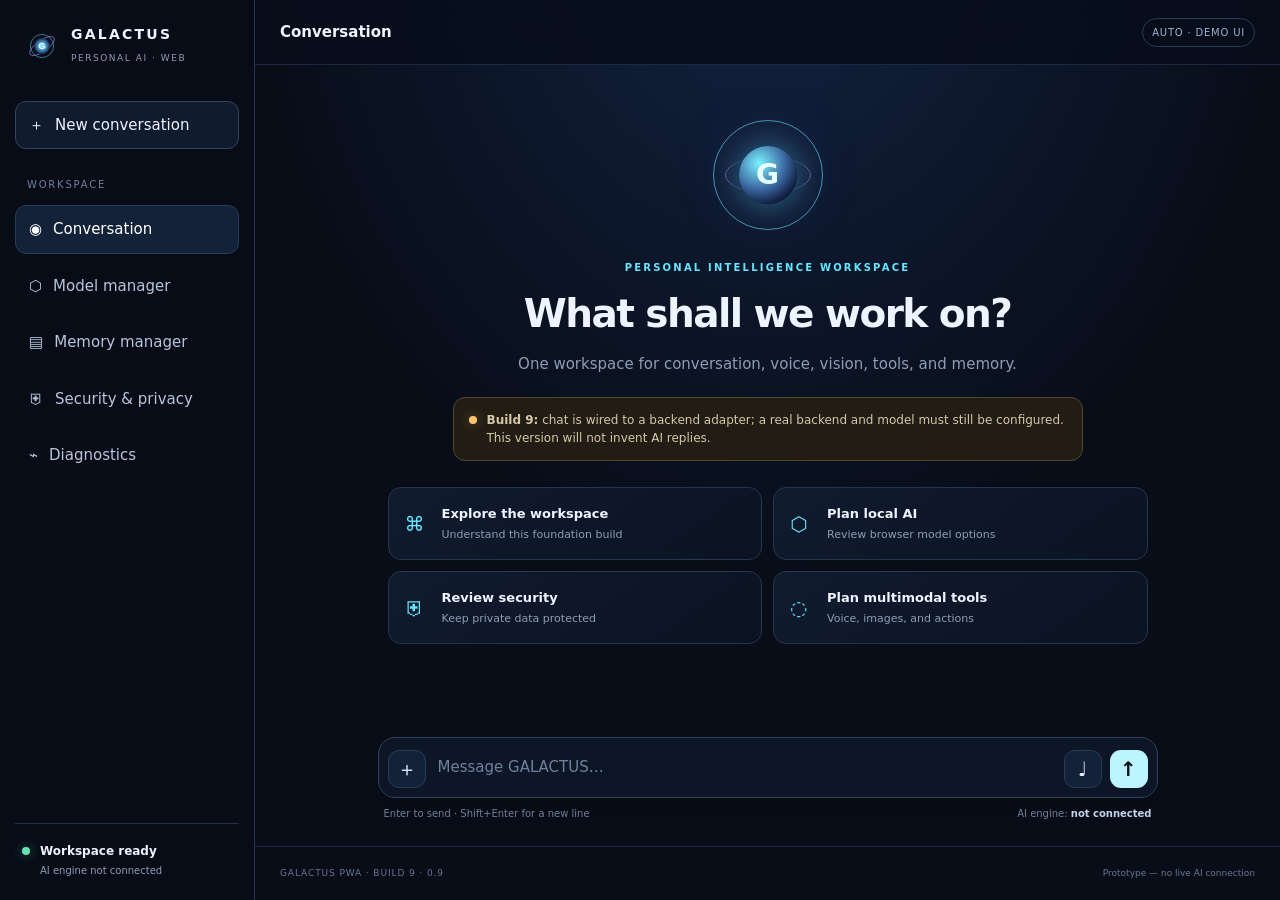
<file: docs/index.html>
<!doctype html>
<html lang="en">
<head>
  <meta charset="utf-8"><meta name="viewport" content="width=device-width, initial-scale=1, viewport-fit=cover">
  <meta name="theme-color" content="#080d18"><meta name="description" content="GALACTUS PWA — personal AI workspace foundation">
  <link rel="manifest" href="manifest.webmanifest"><link rel="icon" href="icon.svg" type="image/svg+xml"><link rel="stylesheet" href="styles.css">
  <title>GALACTUS</title>
</head>
<body>
  <div class="app-shell">
    <aside class="sidebar" id="sidebar">
      <div class="brand"><img src="icon.svg" alt="" width="38" height="38"><div><strong>GALACTUS</strong><small>PERSONAL AI · WEB</small></div></div>
      <button class="new-chat" id="newChat">＋ <span>New conversation</span></button>
      <div class="side-label">WORKSPACE</div>
      <button class="nav-item active" data-view="chat">◉ <span>Conversation</span></button>
      <button class="nav-item" data-view="models">⬡ <span>Model manager</span></button>
      <button class="nav-item" data-view="memory">▤ <span>Memory manager</span></button>
      <button class="nav-item" data-view="security">⛨ <span>Security & privacy</span></button>
      <button class="nav-item" data-view="diagnostics">⌁ <span>Diagnostics</span></button>
      <div class="sidebar-bottom"><span class="status-dot"></span><div><b>Workspace ready</b><small>AI engine not connected</small></div></div>
    </aside>
    <main class="main">
      <header class="topbar"><button id="menuToggle" class="icon-button" aria-label="Toggle navigation">☰</button><div class="top-title" id="topTitle">Conversation</div><div class="top-right"><span class="mode-pill">AUTO · DEMO UI</span><button id="installBtn" class="install-btn" hidden>Install</button></div></header>
      <section class="view active" id="view-chat">
        <div class="chat-scroll" id="chatScroll"><div class="welcome" id="welcome">
          <div class="core-wrap"><div class="core-ring ring-one"></div><div class="core-ring ring-two"></div><div class="core"><span>G</span></div></div>
          <p class="eyebrow">PERSONAL INTELLIGENCE WORKSPACE</p><h1>What shall we work on?</h1><p class="muted intro">One workspace for conversation, voice, vision, tools, and memory.</p>
          <div class="status-note"><span class="status-dot amber"></span><span><b>Build 9:</b> chat is wired to a backend adapter; a real backend and model must still be configured. This version will not invent AI replies.</span></div>
          <div class="suggestions"><button class="suggestion" data-prompt="Explain how this GALACTUS PWA foundation works."><span>⌘</span><b>Explore the workspace</b><small>Understand this foundation build</small></button><button class="suggestion" data-prompt="Help me plan the local AI engine integration."><span>⬡</span><b>Plan local AI</b><small>Review browser model options</small></button><button class="suggestion" data-prompt="List the security requirements before connecting an online model."><span>⛨</span><b>Review security</b><small>Keep private data protected</small></button><button class="suggestion" data-prompt="Help me plan voice and image features for the PWA."><span>◌</span><b>Plan multimodal tools</b><small>Voice, images, and actions</small></button></div>
        </div><div class="messages" id="messages" aria-live="polite"></div></div>
        <div class="composer-area"><div class="attachment-preview" id="attachmentPreview" hidden></div><form class="composer" id="chatForm"><button type="button" id="attachBtn" class="compose-tool" title="Choose an image" aria-label="Choose an image">＋</button><input type="file" id="imageInput" accept="image/*" hidden><textarea id="promptInput" rows="1" placeholder="Message GALACTUS…" aria-label="Message GALACTUS"></textarea><button type="button" id="voiceBtn" class="compose-tool" title="Voice input" aria-label="Voice input">♩</button><button type="submit" class="send-btn" aria-label="Send message">↑</button></form><div class="composer-foot"><span id="voiceStatus">Enter to send · Shift+Enter for a new line</span><span>AI engine: <b id="chatEngineStatus">not connected</b></span></div></div>
      </section>
      <section class="view panel-view" id="view-models"><div class="panel-heading"><p class="eyebrow">INTELLIGENCE</p><h1>Model manager</h1><p class="muted">Prepare the routing layer before adding real model runtimes.</p></div><div class="info-card"><div class="card-icon">⬡</div><div><h3>Local model runtime</h3><p>A browser runtime has not been selected or validated. Your existing GGUF model cannot be loaded directly by this page without a compatible runtime.</p><span class="tag pending">Not connected</span></div></div>
        <div class="info-card runtime-setup"><div class="card-icon">⌁</div><div class="runtime-content"><h3>Runtime connection test</h3><p>Connect this page to a backend you control. The URL is stored in this browser only; do not enter API keys here.</p><label for="backendUrl">Backend base URL</label><input id="backendUrl" type="url" placeholder="https://your-secure-backend.example" autocomplete="url"><div class="runtime-actions"><button id="saveBackendBtn" class="secondary-btn" type="button">Save URL</button><button id="testBackendBtn" class="secondary-btn" type="button">Test connection</button></div><p id="runtimeStatus" class="runtime-status" role="status">No backend configured. AI requests remain disabled.</p></div></div><div class="info-card"><div class="card-icon">⇄</div><div><h3>Online model routing</h3><p>Not connected. Requests must go through a secure backend. API keys must never be placed in client-side JavaScript.</p><span class="tag pending">Needs backend</span></div></div><div class="info-card"><div class="card-icon">◈</div><div><h3>Modes</h3><p>Planned: Auto, Fast, Reasoning, Creative, and Complex. These are UI placeholders until a router is implemented.</p><span class="tag">Planned</span></div></div></section>
      <section class="view panel-view" id="view-memory"><div class="panel-heading"><p class="eyebrow">USER CONTROL</p><h1>Memory manager</h1><p class="muted">This foundation stores conversation history only in this browser on this device.</p></div><div class="info-card"><div class="card-icon">▤</div><div><h3>Conversation storage</h3><p>Messages are saved in local browser storage. This is not encrypted vault storage and should not be used for secrets.</p><div class="card-actions"><button class="secondary-btn" id="exportBtn">Export conversations</button><button class="danger-btn" id="clearBtn">Delete local history</button></div></div></div><div class="info-card"><div class="card-icon">✧</div><div><h3>Persistent personal memory</h3><p>Not implemented yet. Future memory must be inspectable, editable, exportable, and deletable by the user.</p><span class="tag pending">Needs implementation</span></div></div></section>
      <section class="view panel-view" id="view-security"><div class="panel-heading"><p class="eyebrow">PROTECTION</p><h1>Security & privacy</h1><p class="muted">Controls and truthful status for this foundation build.</p></div><div class="info-card"><div class="card-icon">⛨</div><div><h3>Data handling</h3><p>Conversation history remains in this browser's local storage unless you export it. Clearing browser/site data may remove it. Do not enter passwords, API keys, or sensitive personal information.</p><span class="tag">Local-only UI</span></div></div><div class="info-card"><div class="card-icon">⌁</div><div><h3>Permissions</h3><p>Microphone access is requested only when you tap voice input and your browser supports speech recognition. Image selection stays on-device in this prototype; image understanding is not connected.</p><span class="tag">User initiated</span></div></div><div class="info-card"><div class="card-icon">⚠</div><div><h3>Before public deployment</h3><p>Use HTTPS, add a secure backend for online models, validate uploads, implement authentication if needed, and avoid logging private prompts.</p><span class="tag pending">Deployment checklist</span></div></div></section>
      <section class="view panel-view" id="view-diagnostics"><div class="panel-heading"><p class="eyebrow">SELF CHECK</p><h1>Diagnostics</h1><p class="muted">Run browser-side checks on this installed PWA. These checks do not claim that a real model is connected.</p></div><div class="info-card"><div class="card-icon">✓</div><div class="runtime-content"><h3>Application checks</h3><p>Checks the manifest, browser storage, service-worker registration, and cached app shell where supported.</p><button class="secondary-btn" id="runDiagnosticsBtn" type="button">Run self-tests</button><p id="diagnosticsSummary" class="runtime-status" role="status">Not run yet.</p><div id="diagnosticsResults" class="diagnostics-results" aria-live="polite"></div></div></div><div class="info-card"><div class="card-icon">ⓘ</div><div><h3>What this means</h3><p>Passing checks confirm browser/PWA basics only. They do not prove that chat reaches a live backend, that Qwen/GALACTUS models load, or that AI can generate offline.</p><span class="tag pending">Real inference requires separate testing</span></div></div></section>
      <footer class="footer">GALACTUS PWA · BUILD 9 · 0.9 <span>Prototype — no live AI connection</span></footer>
    </main>
  </div>
  <script src="runtime.js"></script>
  <script src="app.js"></script>
</body></html>
</file>
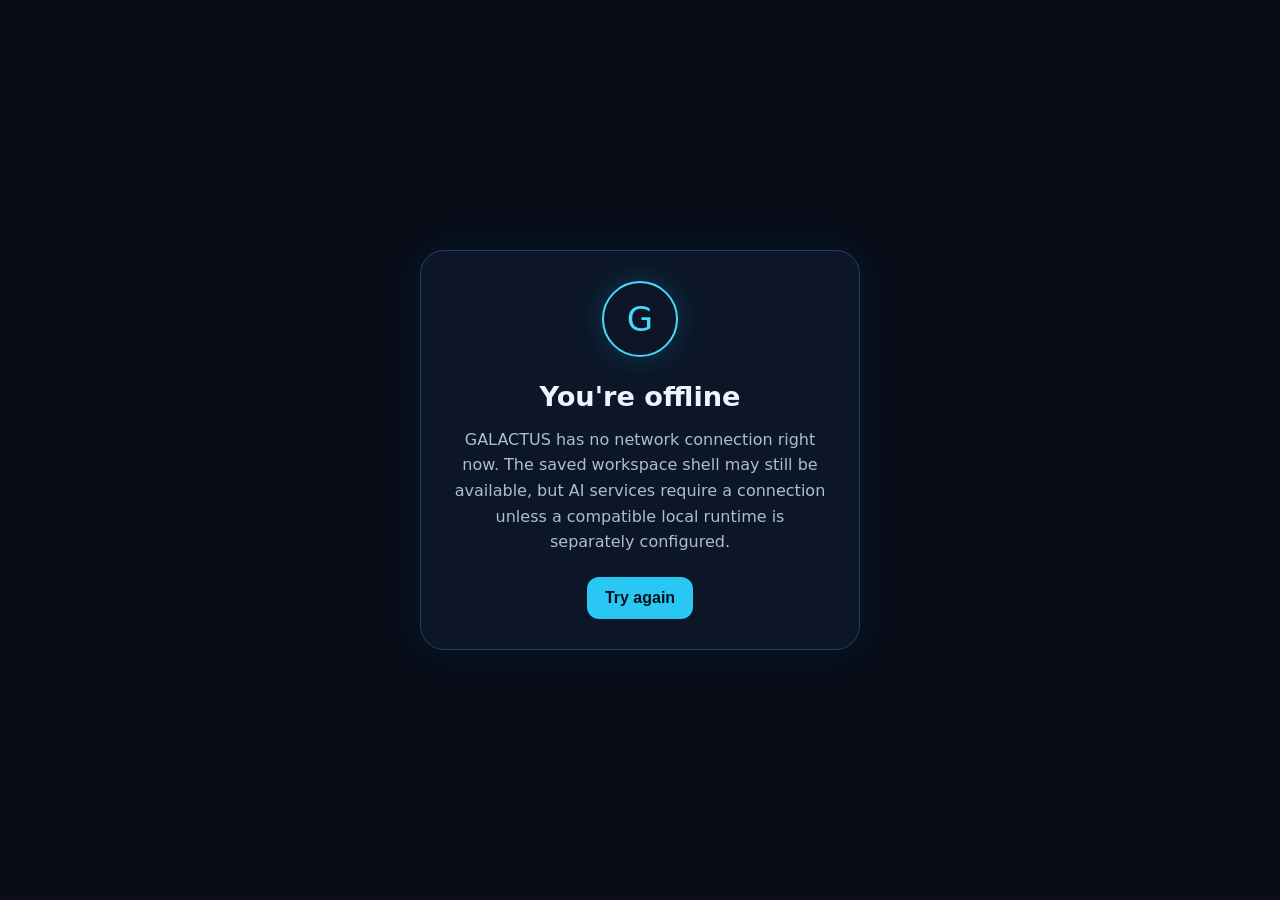
<file: docs/offline.html>
<!doctype html>
<html lang="en">
<head>
  <meta charset="utf-8">
  <meta name="viewport" content="width=device-width, initial-scale=1, viewport-fit=cover">
  <meta name="theme-color" content="#080d18">
  <title>GALACTUS · Offline</title>
  <style>
    :root{color-scheme:dark}*{box-sizing:border-box}body{margin:0;min-height:100vh;display:grid;place-items:center;padding:24px;background:#080d18;color:#eaf5ff;font:16px/1.6 system-ui,sans-serif}.card{max-width:440px;text-align:center;padding:30px;border:1px solid #1d4261;border-radius:24px;background:#0c1627;box-shadow:0 0 48px #00b9ff12}.orb{width:76px;height:76px;margin:0 auto 18px;border:2px solid #48d8ff;border-radius:50%;display:grid;place-items:center;color:#48d8ff;font-size:34px;box-shadow:0 0 28px #00bfff35}h1{font-size:1.7rem;margin:0 0 8px}p{color:#a9bfd4;margin:0 0 22px}button{border:0;border-radius:12px;background:#29c7f3;color:#04111b;font-weight:700;padding:12px 18px;font-size:1rem}
  </style>
</head>
<body><main class="card"><div class="orb">G</div><h1>You're offline</h1><p>GALACTUS has no network connection right now. The saved workspace shell may still be available, but AI services require a connection unless a compatible local runtime is separately configured.</p><button onclick="location.reload()">Try again</button></main></body>
</html>
</file>
<file: docs/styles.css>
:root{color-scheme:dark;--bg:#080d18;--panel:#0d1423;--panel2:#111b2d;--line:#24324a;--text:#edf4ff;--muted:#8e9db5;--cyan:#66e5ff;--violet:#a58bff;--amber:#ffc66e;--danger:#ff788b}*{box-sizing:border-box}body{margin:0;background:radial-gradient(ellipse at 60% -15%,#142545 0,transparent 48%),var(--bg);color:var(--text);font:15px/1.5 Inter,ui-sans-serif,system-ui,-apple-system,BlinkMacSystemFont,"Segoe UI",sans-serif}button,input,textarea{font:inherit}button{cursor:pointer;color:inherit}.app-shell{min-height:100dvh;display:flex}.sidebar{width:255px;flex-shrink:0;background:rgba(7,12,23,.92);border-right:1px solid var(--line);padding:22px 15px;display:flex;flex-direction:column;gap:8px}.brand{display:flex;align-items:center;gap:10px;padding:2px 8px 25px}.brand strong{letter-spacing:.16em;font-size:14px;display:block}.brand small{font-size:9px;letter-spacing:.17em;color:var(--muted)}.new-chat,.nav-item{border:1px solid transparent;background:transparent;border-radius:11px;padding:12px 13px;text-align:left;display:flex;gap:11px;align-items:center;color:#b8c5da}.new-chat{border-color:#30445f;background:#101b2d;color:var(--text);margin-bottom:20px}.new-chat:hover,.nav-item:hover,.nav-item.active{background:#142239;border-color:#243d5a;color:#fff}.side-label{font-size:10px;letter-spacing:.18em;color:#71819b;padding:0 12px 5px}.sidebar-bottom{margin-top:auto;border-top:1px solid var(--line);padding:18px 7px 0;display:flex;gap:10px;align-items:flex-start;font-size:12px}.sidebar-bottom b,.sidebar-bottom small{display:block}.sidebar-bottom small{color:var(--muted);margin-top:3px}.status-dot{width:8px;height:8px;display:inline-block;border-radius:50%;background:#64e5b5;box-shadow:0 0 12px #64e5b577;flex-shrink:0;margin-top:5px}.status-dot.amber{background:var(--amber);box-shadow:0 0 12px #ffc66e66}.main{min-width:0;flex:1;display:flex;flex-direction:column;min-height:100dvh}.topbar{height:65px;border-bottom:1px solid #1c2940;display:flex;align-items:center;padding:0 25px;gap:14px;background:#080e1bd9;backdrop-filter:blur(12px);position:sticky;top:0;z-index:4}.top-title{font-weight:600}.top-right{margin-left:auto;display:flex;align-items:center;gap:12px}.mode-pill,.tag{font-size:10px;letter-spacing:.08em;border:1px solid #2a3b57;color:#9eb3d2;border-radius:20px;padding:6px 9px}.install-btn{background:#d6f7ff;color:#07101c;border:0;border-radius:8px;padding:8px 12px;font-weight:700}.icon-button{display:none;background:none;border:0;font-size:20px}.view{display:none;flex:1;min-height:0}.view.active{display:flex;flex-direction:column}.chat-scroll{flex:1;overflow:auto;padding:32px 20px 22px}.welcome{max-width:760px;margin:18px auto 28px;text-align:center}.core-wrap{height:120px;width:120px;position:relative;margin:0 auto 25px;display:grid;place-items:center}.core{width:58px;height:58px;border-radius:50%;display:grid;place-items:center;font-size:28px;font-weight:800;color:#e8fdff;background:radial-gradient(circle at 35% 30%,#7af3ff,#3a67a0 47%,#111d40 75%);box-shadow:0 0 35px #55dfff77,0 0 75px #775aff33;z-index:1}.core-ring{position:absolute;border:1px solid #63dfffa0;border-radius:50%;inset:5px;animation:rotate 14s linear infinite}.ring-two{inset:17px;border-color:#9c8dff80;transform:rotateX(65deg);animation-direction:reverse}.eyebrow{font-size:10px;letter-spacing:.22em;color:var(--cyan);font-weight:700}.welcome h1,.panel-heading h1{font-size:clamp(28px,4vw,39px);letter-spacing:-.04em;margin:9px 0}.muted{color:var(--muted)}.intro{margin:0 auto 22px}.status-note{display:flex;gap:10px;text-align:left;align-items:flex-start;max-width:630px;margin:0 auto 26px;padding:13px 15px;border:1px solid #54462c;background:#211c14;border-radius:12px;color:#d6c7a7;font-size:12px}.status-note .status-dot{margin-top:5px}.suggestions{display:grid;grid-template-columns:repeat(2,minmax(0,1fr));gap:11px;text-align:left}.suggestion{padding:16px;background:linear-gradient(145deg,#101b2e,#0b1322);border:1px solid #253650;border-radius:13px;display:grid;grid-template-columns:28px 1fr;column-gap:9px;text-align:left;align-items:center}.suggestion:hover{border-color:#5d9bc2;transform:translateY(-1px)}.suggestion>span{grid-row:span 2;color:var(--cyan);font-size:20px}.suggestion b{font-size:13px}.suggestion small{font-size:11px;color:var(--muted);margin-top:3px}.messages{max-width:760px;margin:0 auto;width:100%}.message{display:flex;gap:10px;margin:15px 0;align-items:flex-start}.message.user{justify-content:flex-end}.bubble{max-width:min(85%,650px);padding:12px 15px;border:1px solid #283750;background:#111b2c;border-radius:14px;white-space:pre-wrap;overflow-wrap:anywhere}.user .bubble{background:#18314a;border-color:#2d5876}.avatar{width:29px;height:29px;border-radius:9px;display:grid;place-items:center;flex-shrink:0;background:#172943;color:var(--cyan);font-weight:800}.composer-area{padding:0 20px max(17px,env(safe-area-inset-bottom));width:100%;max-width:820px;margin:0 auto}.composer{display:flex;align-items:flex-end;gap:8px;padding:9px;border:1px solid #31415b;border-radius:17px;background:#0d1626;box-shadow:0 12px 45px #0003}.composer:focus-within{border-color:#5ca8d0}.composer textarea{flex:1;resize:none;max-height:160px;min-height:38px;outline:0;border:0;background:transparent;color:var(--text);padding:9px 4px}.composer textarea::placeholder{color:#6f819d}.compose-tool,.send-btn{width:38px;height:38px;border-radius:11px;border:1px solid #2b3b54;background:#142239;flex-shrink:0;font-size:20px}.send-btn{background:#bdf5ff;color:#06121b;font-weight:900;border:0}.composer-foot{display:flex;justify-content:space-between;gap:12px;padding:8px 6px;color:#71819b;font-size:10px}.composer-foot b{color:#c4d4e9}.attachment-preview{padding:8px 12px;margin-bottom:7px;border:1px solid var(--line);border-radius:10px;color:var(--muted);font-size:12px}.panel-view{padding:40px clamp(20px,6vw,75px);max-width:1000px;width:100%;margin:0 auto}.panel-heading{margin-bottom:25px}.panel-heading .eyebrow{margin-bottom:4px}.panel-heading h1{font-size:32px}.info-card{display:flex;gap:16px;border:1px solid #253650;background:linear-gradient(140deg,#101a2b,#0b1220);border-radius:15px;padding:20px;margin:12px 0}.card-icon{width:42px;height:42px;display:grid;place-items:center;border:1px solid #2c4a68;border-radius:12px;color:var(--cyan);font-size:21px;flex-shrink:0}.info-card h3{margin:0 0 7px;font-size:15px}.info-card p{color:var(--muted);font-size:13px;margin:0 0 12px}.tag.pending{border-color:#5b4b2f;color:#e4bd79}.card-actions{display:flex;flex-wrap:wrap;gap:8px;margin-top:14px}.secondary-btn,.danger-btn{border:1px solid #344660;background:#17253a;border-radius:9px;padding:9px 12px;font-size:12px}.danger-btn{border-color:#663442;color:#ff9aaa;background:#2b1722}.footer{margin-top:auto;padding:20px 25px;border-top:1px solid #1b2940;color:#667793;font-size:9px;letter-spacing:.1em;display:flex;justify-content:space-between;gap:12px}.footer span{letter-spacing:0}@keyframes rotate{to{transform:rotate(360deg)}}@media(max-width:760px){.sidebar{position:fixed;z-index:8;inset:0 auto 0 0;width:260px;transform:translateX(-105%);transition:transform .2s;box-shadow:20px 0 60px #0007}.sidebar.open{transform:translateX(0)}.icon-button{display:block}.topbar{height:58px;padding:0 14px}.chat-scroll{padding:18px 14px}.welcome{margin-top:15px}.core-wrap{transform:scale(.85);margin-bottom:12px}.suggestions{gap:8px}.suggestion{padding:12px 10px;grid-template-columns:22px 1fr}.suggestion b{font-size:12px}.suggestion small{font-size:10px}.composer-area{padding-left:12px;padding-right:12px}.composer-foot{font-size:9px}.panel-view{padding:25px 15px}.info-card{padding:15px;gap:12px}.footer{padding:16px;flex-wrap:wrap}.mode-pill{display:none}}@media(max-width:380px){.suggestions{grid-template-columns:1fr}.suggestion{grid-template-columns:28px 1fr}.welcome h1{font-size:27px}.composer-foot span:last-child{display:none}}

/* Build 2 runtime configuration controls */
.runtime-content{width:100%;min-width:0}.runtime-content label{display:block;margin:14px 0 7px;color:var(--muted);font-size:12px}.runtime-content input{width:100%;box-sizing:border-box;padding:12px 13px;border:1px solid var(--line);border-radius:10px;background:rgba(7,13,25,.8);color:var(--text);font:inherit;outline:none}.runtime-content input:focus{border-color:var(--accent,#72e5ff)}.runtime-actions{display:flex;gap:9px;flex-wrap:wrap;margin-top:10px}.secondary-btn{border:1px solid var(--line);border-radius:9px;padding:9px 13px;background:rgba(255,255,255,.05);color:var(--text);font:inherit;cursor:pointer}.runtime-status{margin-top:12px!important;font-size:13px!important;overflow-wrap:anywhere}.runtime-status.good{color:#8ce8b2}

/* Build 8 browser diagnostics */
.diagnostics-results{display:grid;gap:10px;margin-top:14px}.diagnostic-row{display:flex;align-items:flex-start;gap:10px;padding:12px;border:1px solid var(--border,#253047);border-radius:12px;background:rgba(255,255,255,.025)}.diagnostic-row>div{display:grid;gap:4px;min-width:0}.diagnostic-row small{color:var(--muted,#9ba8bd);overflow-wrap:anywhere;line-height:1.45}.diagnostic-badge{font-size:10px;font-weight:800;letter-spacing:.06em;padding:5px 7px;border-radius:6px}.diagnostic-badge.pass{color:#73e5b1;background:rgba(30,180,115,.13)}.diagnostic-badge.fail{color:#ffd17a;background:rgba(230,160,45,.14)}
</file>
